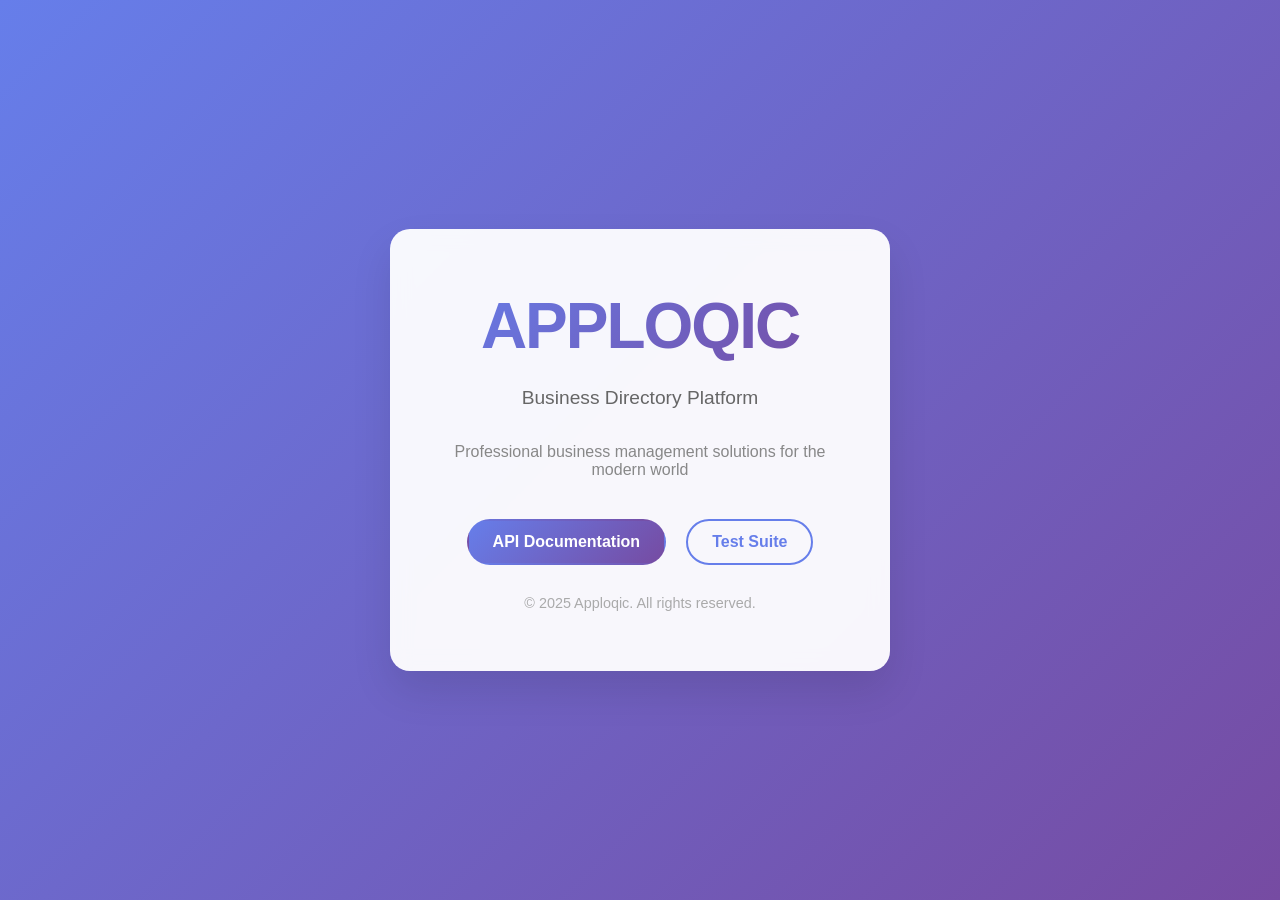
<file: index.html>
<!DOCTYPE html>
<html lang="en">
<head>
    <meta charset="UTF-8">
    <meta name="viewport" content="width=device-width, initial-scale=1.0">
    <title>Apploqic - Business Directory</title>
    <meta name="description" content="Apploqic Business Directory - Professional business management solutions">
    <style>
        * {
            margin: 0;
            padding: 0;
            box-sizing: border-box;
        }
        
        body {
            font-family: 'Segoe UI', Tahoma, Geneva, Verdana, sans-serif;
            background: linear-gradient(135deg, #667eea 0%, #764ba2 100%);
            min-height: 100vh;
            display: flex;
            align-items: center;
            justify-content: center;
        }
        
        .logo-container {
            text-align: center;
            background: rgba(255, 255, 255, 0.95);
            padding: 60px 40px;
            border-radius: 20px;
            box-shadow: 0 20px 40px rgba(0, 0, 0, 0.1);
            backdrop-filter: blur(10px);
            max-width: 500px;
            animation: fadeInUp 1s ease-out;
        }
        
        @keyframes fadeInUp {
            from {
                opacity: 0;
                transform: translateY(30px);
            }
            to {
                opacity: 1;
                transform: translateY(0);
            }
        }
        
        .logo {
            font-size: 4rem;
            font-weight: 700;
            background: linear-gradient(135deg, #667eea 0%, #764ba2 100%);
            -webkit-background-clip: text;
            -webkit-text-fill-color: transparent;
            background-clip: text;
            margin-bottom: 20px;
            letter-spacing: -2px;
        }
        
        .tagline {
            font-size: 1.2rem;
            color: #666;
            margin-bottom: 30px;
            line-height: 1.6;
        }
        
        .subtitle {
            font-size: 1rem;
            color: #888;
            margin-bottom: 40px;
        }
        
        .links {
            display: flex;
            gap: 20px;
            justify-content: center;
            flex-wrap: wrap;
        }
        
        .link-btn {
            padding: 12px 24px;
            text-decoration: none;
            border-radius: 25px;
            font-weight: 600;
            transition: all 0.3s ease;
            border: 2px solid transparent;
        }
        
        .primary-btn {
            background: linear-gradient(135deg, #667eea 0%, #764ba2 100%);
            color: white;
        }
        
        .primary-btn:hover {
            transform: translateY(-2px);
            box-shadow: 0 10px 20px rgba(102, 126, 234, 0.4);
        }
        
        .secondary-btn {
            background: transparent;
            color: #667eea;
            border-color: #667eea;
        }
        
        .secondary-btn:hover {
            background: #667eea;
            color: white;
            transform: translateY(-2px);
        }
        
        .footer-text {
            margin-top: 30px;
            font-size: 0.9rem;
            color: #aaa;
        }
        
        @media (max-width: 600px) {
            .logo-container {
                margin: 20px;
                padding: 40px 30px;
            }
            
            .logo {
                font-size: 3rem;
            }
            
            .links {
                flex-direction: column;
                align-items: center;
            }
            
            .link-btn {
                width: 200px;
                text-align: center;
            }
        }
    </style>
</head>
<body>
    <div class="logo-container">
        <div class="logo">APPLOQIC</div>
        <div class="tagline">Business Directory Platform</div>
        <div class="subtitle">Professional business management solutions for the modern world</div>
        
        <div class="links">
            <a href="documentation/interactive-api-docs.html" class="link-btn primary-btn">API Documentation</a>
            <a href="test/run-tests.html" class="link-btn secondary-btn">Test Suite</a>
        </div>
        
        <div class="footer-text">
            &copy; 2025 Apploqic. All rights reserved.
        </div>
    </div>
</body>
</html>
</file>
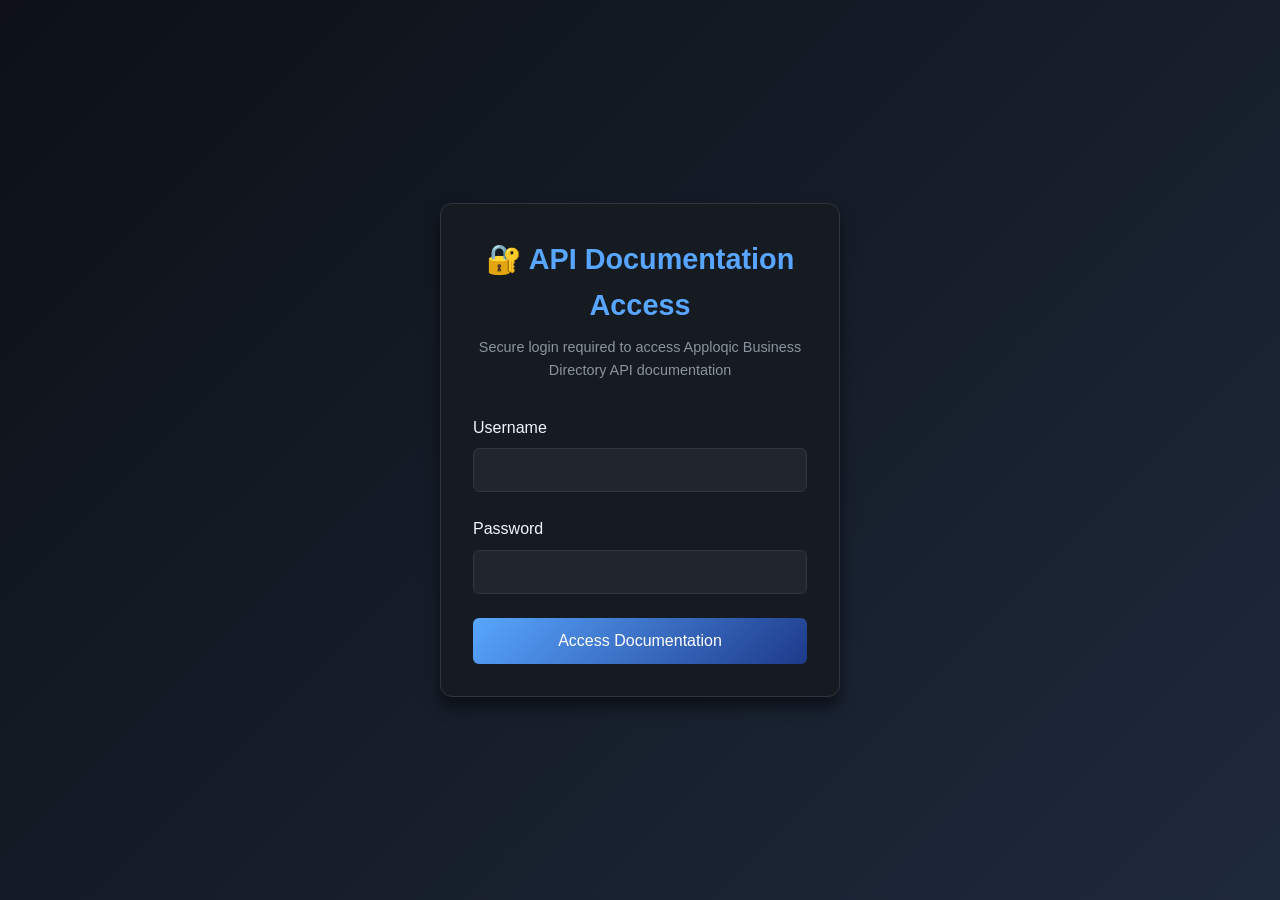
<file: documentation/interactive-api-docs.html>
<!DOCTYPE html>
<html lang="en">
<head>
    <meta charset="UTF-8">
    <meta name="viewport" content="width=device-width, initial-scale=1.0">
    <title>Apploqic Business Directory API - Interactive Documentation</title>
    <meta name="description" content="Secure Interactive API Documentation for Apploqic Business Directory">
    <link rel="icon" type="image/webp" href="assets/apploqic-logo.webp">
    <link rel="stylesheet" href="css/interactive-docs.css">
</head>
<body>
    <!-- Login Screen -->
    <div id="loginContainer" class="login-container">
        <div class="login-box">
            <div class="login-header">
                <h1>🔐 API Documentation Access</h1>
                <p>Secure login required to access Apploqic Business Directory API documentation</p>
            </div>
            <form id="loginForm">
                <div class="form-group">
                    <label for="username">Username</label>
                    <input type="text" id="username" name="username" required autocomplete="username">
                </div>
                <div class="form-group">
                    <label for="password">Password</label>
                    <input type="password" id="password" name="password" required autocomplete="current-password">
                </div>
                <button type="submit" class="login-btn">Access Documentation</button>
                <div id="errorMessage" class="error-message"></div>
            </form>
        </div>
    </div>

    <!-- Main Documentation Interface -->
    <div id="mainContainer" class="main-container">
        <header class="header">
            <div class="header-content">
                <div class="logo-section">
                    <div class="logo">A</div>
                    <h1 class="header-title">Apploqic Business Directory API</h1>
                </div>
                <div class="header-actions">
                    <select id="versionFilter" class="version-filter">
                        <option value="v1">API Version 1.0</option>
                        <option value="v2" disabled>API Version 2.0 (Coming Soon)</option>
                    </select>
                    <button id="logoutBtn" class="logout-btn">Logout</button>
                </div>
            </div>
        </header>

        <div class="content">
            <aside class="sidebar">
                <h3>📚 API Endpoints</h3>
                <div style="margin-bottom: 15px; font-size: 12px; color: #666;">
                    <div><span style="color: #28a745;">🟢 Client</span> - Open access</div>
                    <div><span style="color: #ffc107;">🟡 Admin</span> - Requires admin role</div>
                </div>
                <ul class="endpoint-list">
                    <li class="endpoint-item">
                        <a href="#" class="endpoint-link" data-endpoint="overview">
                            <span class="method-tag method-get">INFO</span>
                            API Overview
                        </a>
                    </li>
                    <li class="endpoint-item">
                        <a href="#" class="endpoint-link" data-endpoint="business-index">
                            <span class="method-tag method-get">GET</span>
                            <span style="color: #28a745;">🟢</span> /api/v1/business
                        </a>
                    </li>
                    <li class="endpoint-item">
                        <a href="#" class="endpoint-link" data-endpoint="business-show">
                            <span class="method-tag method-get">GET</span>
                            <span style="color: #28a745;">🟢</span> /api/v1/business/{id}
                        </a>
                    </li>
                    <li class="endpoint-item">
                        <a href="#" class="endpoint-link" data-endpoint="business-search">
                            <span class="method-tag method-get">GET</span>
                            <span style="color: #28a745;">🟢</span> /api/v1/search
                        </a>
                    </li>
                    <li class="endpoint-item">
                        <a href="#" class="endpoint-link" data-endpoint="business-store">
                            <span class="method-tag method-post">POST</span>
                            <span style="color: #ffc107;">🟡</span> /api/v1/business
                        </a>
                    </li>
                    <li class="endpoint-item">
                        <a href="#" class="endpoint-link" data-endpoint="business-update">
                            <span class="method-tag method-put">PUT</span>
                            <span style="color: #ffc107;">🟡</span> /api/v1/business
                        </a>
                    </li>
                    <li class="endpoint-item">
                        <a href="#" class="endpoint-link" data-endpoint="business-delete">
                            <span class="method-tag method-delete">DELETE</span>
                            <span style="color: #ffc107;">🟡</span> /api/v1/business
                        </a>
                    </li>
                    <li class="endpoint-item">
                        <a href="#" class="endpoint-link" data-endpoint="analytics">
                            <span class="method-tag method-get">GET</span>
                            <span style="color: #ffc107;">🟡</span> /api/v1/analytics
                        </a>
                    </li>
                    <li class="endpoint-item">
                        <a href="#" class="endpoint-link" data-endpoint="reactivate">
                            <span class="method-tag method-put">PUT</span>
                            <span style="color: #ffc107;">🟡</span> /api/v1/reactivate/{id}
                        </a>
                    </li>
                </ul>
            </aside>

            <main class="main-content">
                <!-- Welcome/Overview Section -->
                <div id="overview" class="endpoint-details active">
                    <div class="welcome-message">
                        <h2>🎉 Welcome to Apploqic API Documentation!</h2>
                        <p>You have successfully authenticated and now have access to our comprehensive Business Directory API documentation.</p>
                        
                        <div class="api-stats">
                            <div class="stat-card">
                                <span class="stat-number">9</span>
                                <div class="stat-label">Available Endpoints</div>
                            </div>
                            <div class="stat-card">
                                <span class="stat-number">v1.0</span>
                                <div class="stat-label">Current Version</div>
                            </div>
                            <div class="stat-card">
                                <span class="stat-number">REST</span>
                                <div class="stat-label">API Type</div>
                            </div>
                            <div class="stat-card">
                                <span class="stat-number">JSON</span>
                                <div class="stat-label">Response Format</div>
                            </div>
                        </div>
                    </div>

                    <div class="section">
                        <h4>🚀 Available Features</h4>
                        <ul style="color: var(--text-secondary); line-height: 2;">
                            <li>✅ Complete CRUD operations for business listings</li>
                            <li>✅ Enhanced search with multiple filters (v1.1.0)</li>
                            <li>✅ Pagination support for large datasets</li>
                            <li>✅ 30-day expiry tracking system (v1.1.0)</li>
                            <li>✅ Image URL generation for production</li>
                            <li>✅ Status management (active/inactive)</li>
                            <li>✅ Featured business highlighting</li>
                            <li>✅ Business reactivation with expiry renewal</li>
                            <li>✅ Analytics and statistics (admin only)</li>
                            <li>✅ Category-based filtering</li>
                            <li>✅ Empty search shows all businesses</li>
                            <li>✅ Live API testing interface</li>
                        </ul>
                    </div>

                    <div class="section">
                        <h4>📝 Recent Updates & Patches</h4>
                        <div style="background: var(--bg-tertiary); padding: 1rem; border-radius: 6px; border-left: 4px solid var(--accent-green);">
                            <strong>Version 1.1.0 - Enhanced Interactive</strong><br>
                            <small style="color: var(--text-secondary);">Released: November 2024</small>
                            <ul style="margin-top: 0.5rem; color: var(--text-secondary);">
                                <li>Added live API testing interface with real responses</li>
                                <li>Enhanced search functionality with expiry tracking</li>
                                <li>Implemented 30-day automatic expiry system</li>
                                <li>Added business reactivation with expiry renewal</li>
                                <li>Improved analytics endpoint with admin access control</li>
                                <li>Enhanced image URL handling for production environments</li>
                                <li>Added comprehensive error handling and validation</li>
                                <li>Separated CSS and JavaScript for better maintainability</li>
                            </ul>
                        </div>
                    </div>
                </div>

                <!-- Business Index Endpoint -->
                <div id="business-index" class="endpoint-details">
                    <div class="endpoint-header">
                        <span class="method-tag method-get">GET</span>
                        <h3 class="endpoint-title">Get All Businesses</h3>
                        <span style="background: #28a745; color: white; padding: 4px 8px; border-radius: 12px; font-size: 11px; font-weight: bold;">🟢 CLIENT ACCESS</span>
                    </div>
                    
                    <div class="endpoint-url">GET /api/v1/business</div>
                    
                    <div class="section">
                        <h4>🔐 Access Level</h4>
                        <p><strong>Client Access:</strong> This endpoint is open for all users. No authentication required at API level (handled by frontend).</p>
                    </div>

                    <div class="section">
                        <h4>📋 Description</h4>
                        <p>Retrieve a paginated list of all business listings with optional filtering capabilities.</p>
                    </div>

                    <div class="section">
                        <h4>🔧 Query Parameters</h4>
                        <table class="params-table">
                            <thead>
                                <tr>
                                    <th>Parameter</th>
                                    <th>Type</th>
                                    <th>Required</th>
                                    <th>Description</th>
                                </tr>
                            </thead>
                            <tbody>
                                <tr>
                                    <td>page</td>
                                    <td>integer</td>
                                    <td>No</td>
                                    <td>Page number for pagination (default: 1)</td>
                                </tr>
                                <tr>
                                    <td>category</td>
                                    <td>string</td>
                                    <td>No</td>
                                    <td>Filter by business category</td>
                                </tr>
                                <tr>
                                    <td>featured</td>
                                    <td>boolean</td>
                                    <td>No</td>
                                    <td>Filter featured businesses (1 or 0)</td>
                                </tr>
                                <tr>
                                    <td>status</td>
                                    <td>string</td>
                                    <td>No</td>
                                    <td>Filter by status: "active" or "inactive" (default: active)</td>
                                </tr>
                            </tbody>
                        </table>
                    </div>

                    <div class="section">
                        <h4>🧪 API Tester</h4>
                        <div class="api-tester">
                            <h5>Test this endpoint with live data</h5>
                            <form id="test-form-business-index" class="test-form">
                                <div class="test-input-group">
                                    <label for="param-business-index-page">page (integer) - Optional</label>
                                    <input type="number" id="param-business-index-page" name="page" placeholder="Page number for pagination (default: 1)" min="1">
                                    <small>Page number for pagination (default: 1)</small>
                                </div>
                                <div class="test-input-group">
                                    <label for="param-business-index-category">category (string) - Optional</label>
                                    <input type="text" id="param-business-index-category" name="category" placeholder="e.g., restaurant, retail, service">
                                    <small>Filter by business category</small>
                                </div>
                                <div class="test-input-group">
                                    <label for="param-business-index-featured">featured (boolean) - Optional</label>
                                    <select id="param-business-index-featured" name="featured">
                                        <option value="">-- Select --</option>
                                        <option value="1">Yes (1)</option>
                                        <option value="0">No (0)</option>
                                    </select>
                                    <small>Filter featured businesses (1 or 0)</small>
                                </div>
                                <div class="test-input-group">
                                    <label for="param-business-index-status">status (string) - Optional</label>
                                    <select id="param-business-index-status" name="status">
                                        <option value="">-- Select --</option>
                                        <option value="active" selected>Active</option>
                                        <option value="inactive">Inactive</option>
                                    </select>
                                    <small>Filter by status: "active" or "inactive" (default: active)</small>
                                </div>
                                <div style="display: flex; gap: 0.5rem;">
                                    <button type="submit" class="test-btn" id="test-btn-business-index">
                                        <span class="btn-text">Send Request</span>
                                    </button>
                                    <button type="button" class="test-btn clear-btn" onclick="clearBusinessIndexForm()">
                                        Clear
                                    </button>
                                </div>
                            </form>
                            <div id="response-container-business-index" class="response-container" style="display: none;">
                                <div class="response-header">
                                    <div>
                                        <span id="response-status-business-index" class="response-status"></span>
                                    </div>
                                    <div id="response-time-business-index" class="response-time"></div>
                                </div>
                                <div id="response-body-business-index" class="response-body"></div>
                            </div>
                        </div>
                    </div>

                    <div class="section">
                        <h4>📤 Response Example</h4>
                        <pre class="response-example">{
  "status": "success",
  "data": [
    {
      "id": 1,
      "business_name": "Sample Restaurant",
      "business_contact": "123-456-7890",
      "business_description": "Great food and atmosphere",
      "business_category": "restaurant",
      "business_img_url": "https://example.com/images/sample.jpg",
      "status": 1,
      "is_featured": 1,
      "created_at": "2024-11-01 10:00:00",
      "expiry_date": "2024-12-01 10:00:00"
    }
  ],
  "pagination": {
    "current_page": 1,
    "per_page": 10,
    "total": 25,
    "total_pages": 3
  },
  "filters_applied": {
    "category": "",
    "status": "active",
    "featured": null
  },
  "api_version": "v1"
}</pre>
                    </div>
                </div>

                <!-- Additional endpoint details will be dynamically loaded -->
                
            </main>
        </div>
    </div>

    <script src="js/interactive-docs.js?v=20241110-3"></script>
    <script>
        // Standalone business index form handler - completely independent
        document.addEventListener('DOMContentLoaded', function() {
            console.log('DOM loaded, setting up business index form');
            
            // Define our own base API URL function
            function getBaseApiUrl() {
                const hostname = window.location.hostname;
                if (hostname === 'localhost' || hostname === '127.0.0.1') {
                    return window.location.origin + '/Apploqic_Business_Directory';
                }
                return window.location.origin;
            }
            
            // Wait a bit for page to fully load
            setTimeout(() => {
                const form = document.getElementById('test-form-business-index');
                if (form) {
                    console.log('Business index form found, binding event listener');
                    
                    form.addEventListener('submit', async function(e) {
                        e.preventDefault();
                        e.stopPropagation();
                        
                        console.log('Form submitted - testing business-index endpoint');
                        
                        // Get form elements
                        const testBtn = document.getElementById('test-btn-business-index');
                        const responseContainer = document.getElementById('response-container-business-index');
                        const responseStatus = document.getElementById('response-status-business-index');
                        const responseTime = document.getElementById('response-time-business-index');
                        const responseBody = document.getElementById('response-body-business-index');
                        
                        if (!testBtn || !responseContainer) {
                            console.error('Required elements not found');
                            console.log('testBtn:', testBtn, 'responseContainer:', responseContainer);
                            return false;
                        }
                        
                        // Show loading state
                        testBtn.disabled = true;
                        testBtn.innerHTML = '<span class="loading-spinner"></span>Sending...';
                        responseContainer.style.display = 'none';
                        
                        try {
                            const startTime = Date.now();
                            const formData = new FormData(e.target);
                            
                            // Build URL with query parameters
                            const baseUrl = getBaseApiUrl();
                            let url = `${baseUrl}/index.php?endpoint=business`;
                            const params = new URLSearchParams();
                            
                            for (const [key, value] of formData.entries()) {
                                if (value && value.trim() !== '') {
                                    params.append(key, value);
                                }
                            }
                            
                            if (params.toString()) {
                                url += `&${params.toString()}`;
                            }
                            
                            console.log('Making request to:', url);
                            console.log('Base URL:', baseUrl);
                            
                            const response = await fetch(url, {
                                method: 'GET',
                                headers: {
                                    'Accept': 'application/json',
                                    'Content-Type': 'application/json'
                                }
                            });
                            
                            const endTime = Date.now();
                            console.log('Response received:', response.status, response.statusText);
                            
                            // Show response
                            responseContainer.style.display = 'block';
                            responseStatus.textContent = `${response.status} ${response.statusText}`;
                            responseStatus.className = `response-status ${response.ok ? 'status-success' : 'status-error'}`;
                            responseTime.textContent = `${endTime - startTime}ms`;
                            
                            const responseText = await response.text();
                            let formattedResponse;
                            
                            try {
                                const jsonData = JSON.parse(responseText);
                                formattedResponse = JSON.stringify(jsonData, null, 2);
                            } catch (parseError) {
                                console.warn('Response is not valid JSON:', parseError);
                                formattedResponse = responseText;
                            }
                            
                            responseBody.textContent = formattedResponse;
                            console.log('Response displayed successfully');
                            
                        } catch (error) {
                            console.error('API request failed:', error);
                            responseContainer.style.display = 'block';
                            responseStatus.textContent = 'Network Error';
                            responseStatus.className = 'response-status status-error';
                            responseTime.textContent = 'Failed';
                            responseBody.textContent = `Error: ${error.message}`;
                        } finally {
                            // Reset button state
                            testBtn.disabled = false;
                            testBtn.innerHTML = '<span class="btn-text">Send Request</span>';
                        }
                        
                        return false; // Prevent any default behavior
                    });
                    
                    console.log('Form event listener bound successfully');
                } else {
                    console.error('Business index form not found');
                    console.log('Available forms:', document.querySelectorAll('form'));
                }
            }, 2000); // Increased delay even more
        });
        
        // Custom clear function for the static form
        function clearBusinessIndexForm() {
            const form = document.getElementById('test-form-business-index');
            if (form) {
                form.reset();
                const responseContainer = document.getElementById('response-container-business-index');
                if (responseContainer) {
                    responseContainer.style.display = 'none';
                }
                console.log('Form cleared');
            }
        }
    </script>
</body>
</html>
</file>
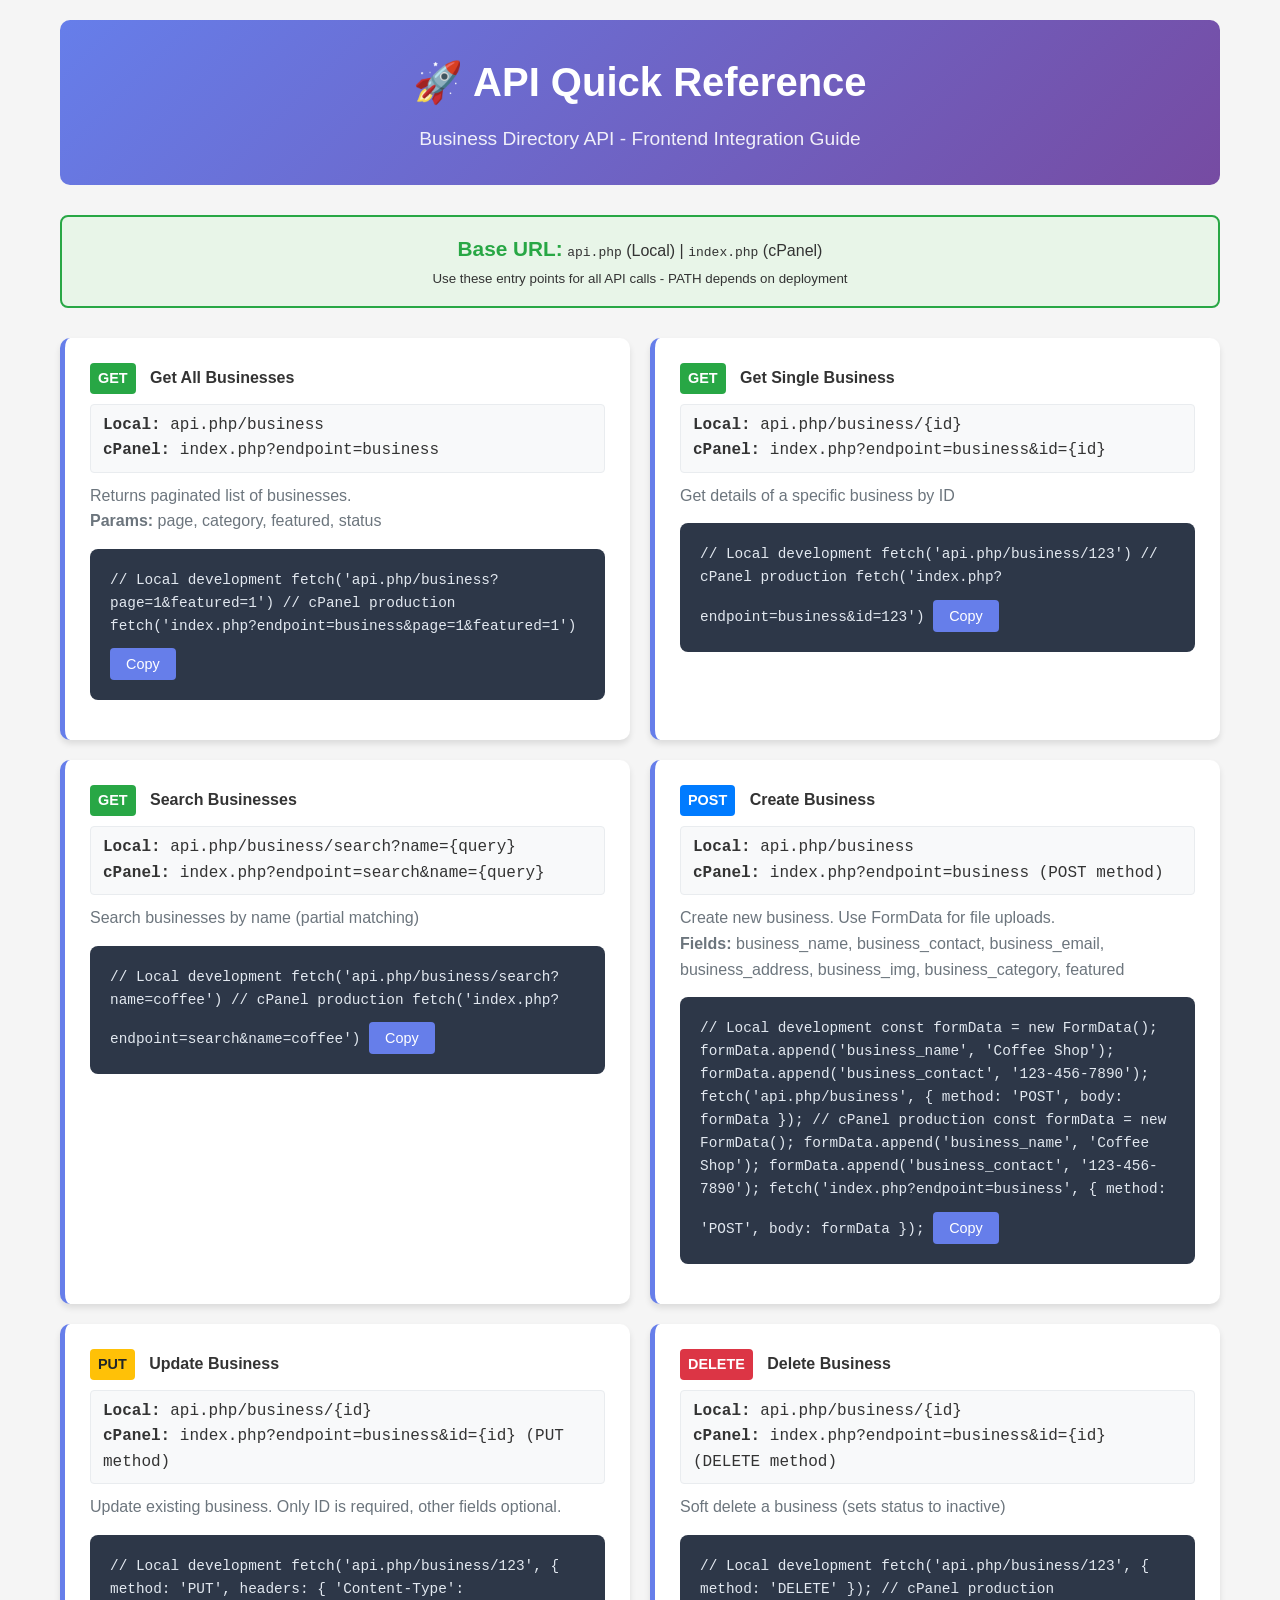
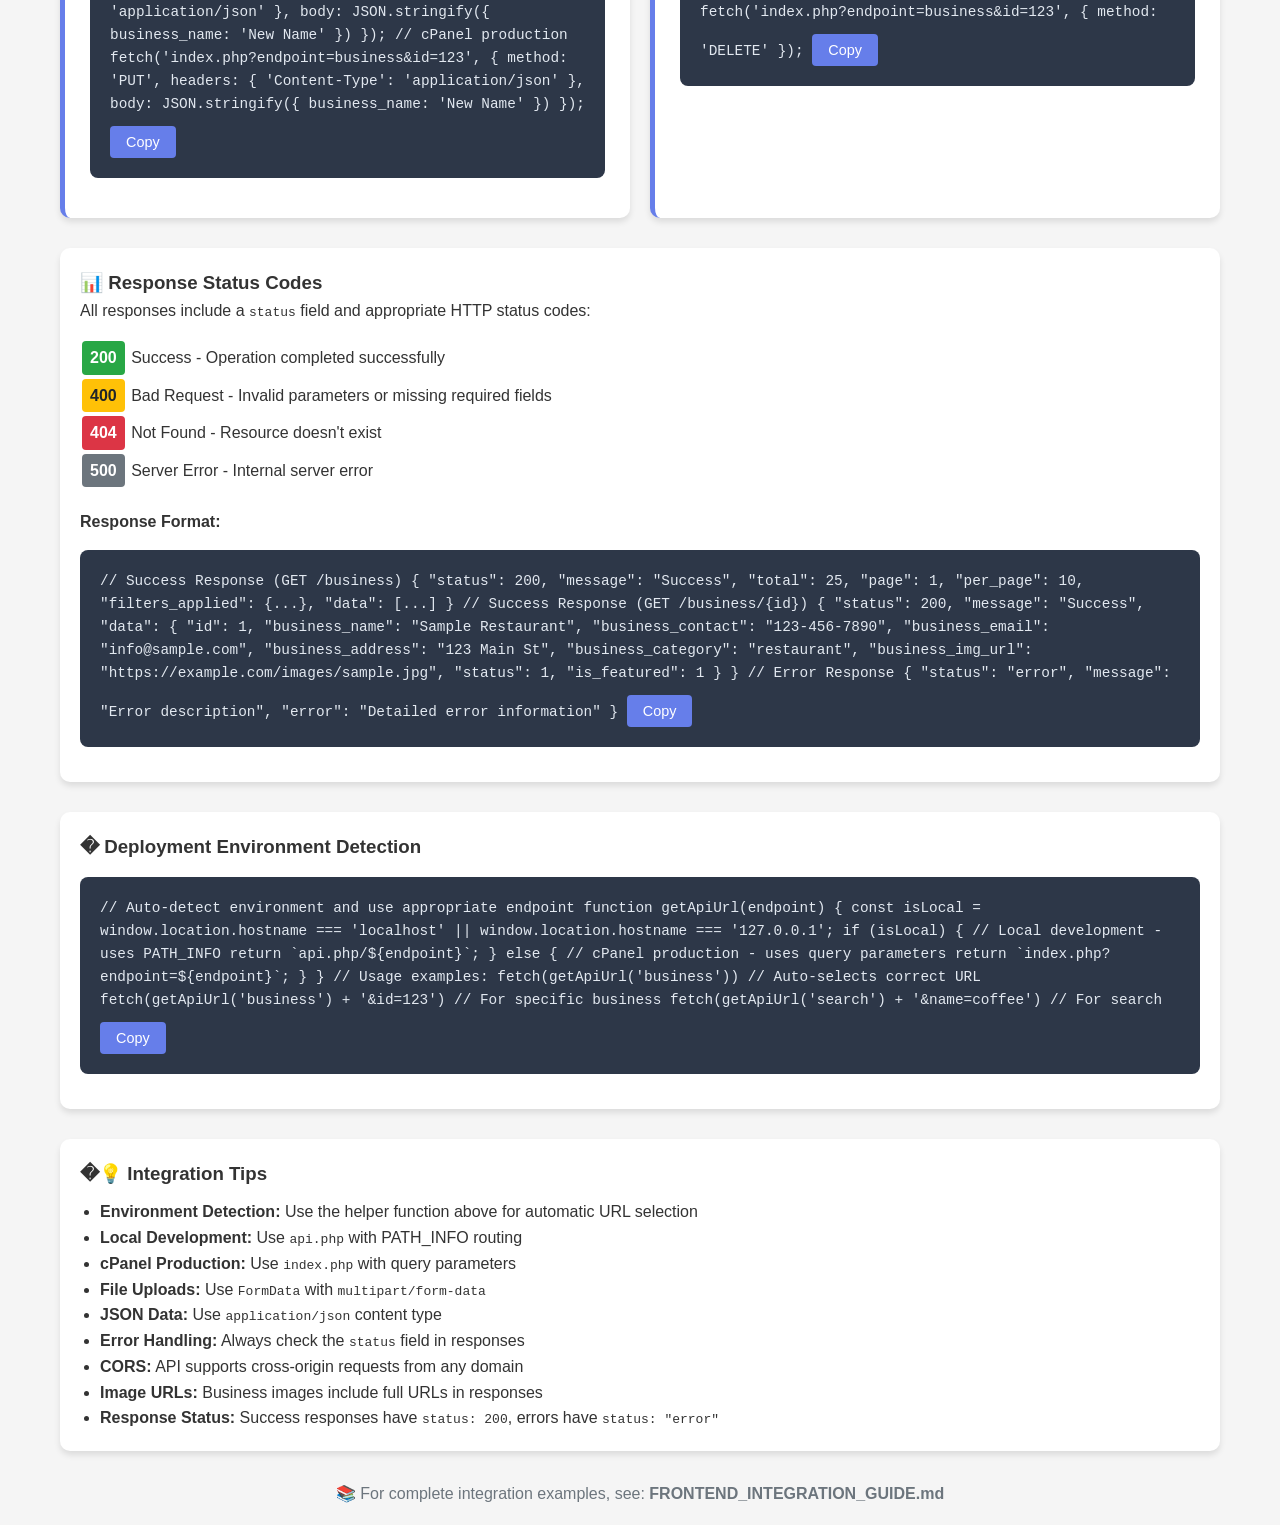
<file: public/api-reference.html>
<!DOCTYPE html>
<html lang="en">
<head>
    <meta charset="UTF-8">
    <meta name="viewport" content="width=device-width, initial-scale=1.0">
    <title>API Quick Reference - Business Directory</title>
    <style>
        * {
            margin: 0;
            padding: 0;
            box-sizing: border-box;
        }
        
        body {
            font-family: 'Segoe UI', Tahoma, Geneva, Verdana, sans-serif;
            background: #f5f5f5;
            color: #333;
            line-height: 1.6;
        }
        
        .container {
            max-width: 1200px;
            margin: 0 auto;
            padding: 20px;
        }
        
        .header {
            background: linear-gradient(135deg, #667eea 0%, #764ba2 100%);
            color: white;
            padding: 30px;
            border-radius: 10px;
            margin-bottom: 30px;
            text-align: center;
        }
        
        .header h1 {
            font-size: 2.5rem;
            margin-bottom: 10px;
        }
        
        .header p {
            font-size: 1.2rem;
            opacity: 0.9;
        }
        
        .endpoint-grid {
            display: grid;
            grid-template-columns: repeat(auto-fit, minmax(400px, 1fr));
            gap: 20px;
            margin-bottom: 30px;
        }
        
        .endpoint-card {
            background: white;
            border-radius: 10px;
            padding: 25px;
            box-shadow: 0 4px 6px rgba(0, 0, 0, 0.1);
            border-left: 5px solid #667eea;
        }
        
        .method {
            display: inline-block;
            padding: 4px 8px;
            border-radius: 4px;
            font-weight: bold;
            font-size: 0.9rem;
            margin-right: 10px;
        }
        
        .get { background: #28a745; color: white; }
        .post { background: #007bff; color: white; }
        .put { background: #ffc107; color: #212529; }
        .delete { background: #dc3545; color: white; }
        
        .endpoint {
            font-family: 'Courier New', monospace;
            background: #f8f9fa;
            padding: 8px 12px;
            border-radius: 4px;
            margin: 10px 0;
            border: 1px solid #e9ecef;
        }
        
        .description {
            color: #6c757d;
            margin-top: 10px;
        }
        
        .base-url {
            background: #e8f5e8;
            border: 2px solid #28a745;
            padding: 15px;
            border-radius: 8px;
            margin-bottom: 30px;
            text-align: center;
        }
        
        .base-url strong {
            color: #28a745;
            font-size: 1.3rem;
        }
        
        .example-code {
            background: #2d3748;
            color: #e2e8f0;
            padding: 20px;
            border-radius: 8px;
            margin: 15px 0;
            overflow-x: auto;
            font-family: 'Courier New', monospace;
            font-size: 0.9rem;
        }
        
        .copy-btn {
            background: #667eea;
            color: white;
            border: none;
            padding: 8px 16px;
            border-radius: 4px;
            cursor: pointer;
            font-size: 0.9rem;
            margin-top: 10px;
        }
        
        .copy-btn:hover {
            background: #5a6fd8;
        }
        
        .status-codes {
            background: white;
            padding: 20px;
            border-radius: 10px;
            box-shadow: 0 4px 6px rgba(0, 0, 0, 0.1);
            margin-top: 30px;
        }
        
        .status-code {
            display: inline-block;
            padding: 4px 8px;
            border-radius: 4px;
            color: white;
            font-weight: bold;
            margin: 2px;
        }
        
        .code-200 { background: #28a745; }
        .code-400 { background: #ffc107; color: #212529; }
        .code-404 { background: #dc3545; }
        .code-500 { background: #6c757d; }
    </style>
</head>
<body>
    <div class="container">
        <div class="header">
            <h1>🚀 API Quick Reference</h1>
            <p>Business Directory API - Frontend Integration Guide</p>
        </div>
        
        <div class="base-url">
            <strong>Base URL:</strong> <code>api.php</code> (Local) | <code>index.php</code> (cPanel)<br>
            <small>Use these entry points for all API calls - PATH depends on deployment</small>
        </div>
        
        <div class="endpoint-grid">
            <div class="endpoint-card">
                <span class="method get">GET</span>
                <strong>Get All Businesses</strong>
                <div class="endpoint">
                    <strong>Local:</strong> api.php/business<br>
                    <strong>cPanel:</strong> index.php?endpoint=business
                </div>
                <div class="description">
                    Returns paginated list of businesses. 
                    <br><strong>Params:</strong> page, category, featured, status
                </div>
                <div class="example-code">
// Local development
fetch('api.php/business?page=1&featured=1')

// cPanel production
fetch('index.php?endpoint=business&page=1&featured=1')
                </div>
            </div>
            
            <div class="endpoint-card">
                <span class="method get">GET</span>
                <strong>Get Single Business</strong>
                <div class="endpoint">
                    <strong>Local:</strong> api.php/business/{id}<br>
                    <strong>cPanel:</strong> index.php?endpoint=business&id={id}
                </div>
                <div class="description">Get details of a specific business by ID</div>
                <div class="example-code">
// Local development
fetch('api.php/business/123')

// cPanel production  
fetch('index.php?endpoint=business&id=123')
                </div>
            </div>
            
            <div class="endpoint-card">
                <span class="method get">GET</span>
                <strong>Search Businesses</strong>
                <div class="endpoint">
                    <strong>Local:</strong> api.php/business/search?name={query}<br>
                    <strong>cPanel:</strong> index.php?endpoint=search&name={query}
                </div>
                <div class="description">Search businesses by name (partial matching)</div>
                <div class="example-code">
// Local development
fetch('api.php/business/search?name=coffee')

// cPanel production
fetch('index.php?endpoint=search&name=coffee')
                </div>
            </div>
            
            <div class="endpoint-card">
                <span class="method post">POST</span>
                <strong>Create Business</strong>
                <div class="endpoint">
                    <strong>Local:</strong> api.php/business<br>
                    <strong>cPanel:</strong> index.php?endpoint=business (POST method)
                </div>
                <div class="description">
                    Create new business. Use FormData for file uploads.
                    <br><strong>Fields:</strong> business_name, business_contact, business_email, business_address, business_img, business_category, featured
                </div>
                <div class="example-code">
// Local development
const formData = new FormData();
formData.append('business_name', 'Coffee Shop');
formData.append('business_contact', '123-456-7890');
fetch('api.php/business', {
    method: 'POST',
    body: formData
});

// cPanel production
const formData = new FormData();
formData.append('business_name', 'Coffee Shop');
formData.append('business_contact', '123-456-7890');
fetch('index.php?endpoint=business', {
    method: 'POST',
    body: formData
});
                </div>
            </div>
            
            <div class="endpoint-card">
                <span class="method put">PUT</span>
                <strong>Update Business</strong>
                <div class="endpoint">
                    <strong>Local:</strong> api.php/business/{id}<br>
                    <strong>cPanel:</strong> index.php?endpoint=business&id={id} (PUT method)
                </div>
                <div class="description">Update existing business. Only ID is required, other fields optional.</div>
                <div class="example-code">
// Local development
fetch('api.php/business/123', {
    method: 'PUT',
    headers: { 'Content-Type': 'application/json' },
    body: JSON.stringify({ business_name: 'New Name' })
});

// cPanel production
fetch('index.php?endpoint=business&id=123', {
    method: 'PUT',
    headers: { 'Content-Type': 'application/json' },
    body: JSON.stringify({ business_name: 'New Name' })
});
                </div>
            </div>
            
            <div class="endpoint-card">
                <span class="method delete">DELETE</span>
                <strong>Delete Business</strong>
                <div class="endpoint">
                    <strong>Local:</strong> api.php/business/{id}<br>
                    <strong>cPanel:</strong> index.php?endpoint=business&id={id} (DELETE method)
                </div>
                <div class="description">Soft delete a business (sets status to inactive)</div>
                <div class="example-code">
// Local development
fetch('api.php/business/123', {
    method: 'DELETE'
});

// cPanel production
fetch('index.php?endpoint=business&id=123', {
    method: 'DELETE'
});
                </div>
            </div>
        </div>
        
        <div class="status-codes">
            <h3>📊 Response Status Codes</h3>
            <p style="margin-bottom: 15px;">All responses include a <code>status</code> field and appropriate HTTP status codes:</p>
            <span class="status-code code-200">200</span> Success - Operation completed successfully<br>
            <span class="status-code code-400">400</span> Bad Request - Invalid parameters or missing required fields<br>
            <span class="status-code code-404">404</span> Not Found - Resource doesn't exist<br>
            <span class="status-code code-500">500</span> Server Error - Internal server error
            
            <h4 style="margin-top: 20px;">Response Format:</h4>
            <div class="example-code">
// Success Response (GET /business)
{
  "status": 200,
  "message": "Success",
  "total": 25,
  "page": 1,
  "per_page": 10,
  "filters_applied": {...},
  "data": [...]
}

// Success Response (GET /business/{id})
{
  "status": 200,
  "message": "Success", 
  "data": {
    "id": 1,
    "business_name": "Sample Restaurant",
    "business_contact": "123-456-7890",
    "business_email": "info@sample.com",
    "business_address": "123 Main St",
    "business_category": "restaurant",
    "business_img_url": "https://example.com/images/sample.jpg",
    "status": 1,
    "is_featured": 1
  }
}

// Error Response  
{
  "status": "error",
  "message": "Error description",
  "error": "Detailed error information"
}
            </div>
        </div>
        
        <div style="background: white; padding: 20px; border-radius: 10px; box-shadow: 0 4px 6px rgba(0, 0, 0, 0.1); margin-top: 30px;">
            <h3>� Deployment Environment Detection</h3>
            <div class="example-code">
// Auto-detect environment and use appropriate endpoint
function getApiUrl(endpoint) {
    const isLocal = window.location.hostname === 'localhost' || 
                   window.location.hostname === '127.0.0.1';
    
    if (isLocal) {
        // Local development - uses PATH_INFO
        return `api.php/${endpoint}`;
    } else {
        // cPanel production - uses query parameters
        return `index.php?endpoint=${endpoint}`;
    }
}

// Usage examples:
fetch(getApiUrl('business'))  // Auto-selects correct URL
fetch(getApiUrl('business') + '&id=123')  // For specific business
fetch(getApiUrl('search') + '&name=coffee')  // For search
            </div>
        </div>
        
        <div style="background: white; padding: 20px; border-radius: 10px; box-shadow: 0 4px 6px rgba(0, 0, 0, 0.1); margin-top: 30px;">
            <h3>�💡 Integration Tips</h3>
            <ul style="margin-left: 20px; margin-top: 10px;">
                <li><strong>Environment Detection:</strong> Use the helper function above for automatic URL selection</li>
                <li><strong>Local Development:</strong> Use <code>api.php</code> with PATH_INFO routing</li>
                <li><strong>cPanel Production:</strong> Use <code>index.php</code> with query parameters</li>
                <li><strong>File Uploads:</strong> Use <code>FormData</code> with <code>multipart/form-data</code></li>
                <li><strong>JSON Data:</strong> Use <code>application/json</code> content type</li>
                <li><strong>Error Handling:</strong> Always check the <code>status</code> field in responses</li>
                <li><strong>CORS:</strong> API supports cross-origin requests from any domain</li>
                <li><strong>Image URLs:</strong> Business images include full URLs in responses</li>
                <li><strong>Response Status:</strong> Success responses have <code>status: 200</code>, errors have <code>status: "error"</code></li>
            </ul>
        </div>
        
        <div style="text-align: center; margin-top: 30px; color: #6c757d;">
            <p>📚 For complete integration examples, see: <strong>FRONTEND_INTEGRATION_GUIDE.md</strong></p>
        </div>
    </div>
    
    <script>
        // Simple copy to clipboard functionality
        document.querySelectorAll('.example-code').forEach(block => {
            const button = document.createElement('button');
            button.className = 'copy-btn';
            button.textContent = 'Copy';
            button.onclick = () => {
                navigator.clipboard.writeText(block.textContent);
                button.textContent = 'Copied!';
                setTimeout(() => button.textContent = 'Copy', 2000);
            };
            block.appendChild(button);
        });
    </script>
</body>
</html>
</file>
<file: documentation/css/interactive-docs.css>
/* Apploqic Business Directory API Documentation - Complete Interactive Theme */

/* CSS Variables and Base Setup */
:root {
    /* Dark Mode Documentation Theme */
    --bg-primary: #0d1117;
    --bg-secondary: #161b22;
    --bg-tertiary: #21262d;
    --bg-overlay: #30363d;
    --border-primary: #30363d;
    --border-secondary: #21262d;
    --text-primary: #f0f6fc;
    --text-secondary: #8b949e;
    --text-muted: #6e7681;
    --accent-blue: #58a6ff;
    --accent-green: #56d364;
    --accent-orange: #f85149;
    --accent-purple: #a5a5ff;
    --navy-primary: #1e3a8a;
    --navy-secondary: #1e293b;
    --shadow-sm: 0 1px 2px rgba(0,0,0,0.3);
    --shadow-md: 0 4px 6px rgba(0,0,0,0.4);
    --shadow-lg: 0 10px 15px rgba(0,0,0,0.5);
}

/* Reset and Base Styles */
* {
    margin: 0;
    padding: 0;
    box-sizing: border-box;
}

body {
    font-family: -apple-system, BlinkMacSystemFont, 'Segoe UI', 'Noto Sans', Helvetica, Arial, sans-serif;
    background: var(--bg-primary);
    color: var(--text-primary);
    line-height: 1.6;
    min-height: 100vh;
}

/* Login Screen Styles */
.login-container {
    display: flex;
    justify-content: center;
    align-items: center;
    min-height: 100vh;
    background: linear-gradient(135deg, var(--bg-primary) 0%, var(--navy-secondary) 100%);
}

.login-box {
    background: var(--bg-secondary);
    border: 1px solid var(--border-primary);
    border-radius: 12px;
    padding: 2rem;
    box-shadow: var(--shadow-lg);
    width: 100%;
    max-width: 400px;
    animation: fadeInUp 0.6s ease-out;
}

.login-header {
    text-align: center;
    margin-bottom: 2rem;
}

.login-header h1 {
    color: var(--accent-blue);
    font-size: 1.8rem;
    margin-bottom: 0.5rem;
}

.login-header p {
    color: var(--text-secondary);
    font-size: 0.9rem;
}

.form-group {
    margin-bottom: 1.5rem;
}

.form-group label {
    display: block;
    margin-bottom: 0.5rem;
    color: var(--text-primary);
    font-weight: 500;
}

.form-group input {
    width: 100%;
    padding: 0.75rem;
    background: var(--bg-tertiary);
    border: 1px solid var(--border-primary);
    border-radius: 6px;
    color: var(--text-primary);
    font-size: 1rem;
    transition: all 0.3s ease;
}

.form-group input:focus {
    outline: none;
    border-color: var(--accent-blue);
    box-shadow: 0 0 0 3px rgba(88, 166, 255, 0.1);
}

.login-btn {
    width: 100%;
    padding: 0.875rem;
    background: linear-gradient(135deg, var(--accent-blue), var(--navy-primary));
    color: white;
    border: none;
    border-radius: 6px;
    font-size: 1rem;
    font-weight: 500;
    cursor: pointer;
    transition: all 0.3s ease;
}

.login-btn:hover {
    transform: translateY(-1px);
    box-shadow: var(--shadow-md);
}

.login-btn:active {
    transform: translateY(0);
}

.error-message {
    background: rgba(248, 81, 73, 0.1);
    border: 1px solid rgba(248, 81, 73, 0.3);
    color: var(--accent-orange);
    padding: 0.75rem;
    border-radius: 6px;
    margin-top: 1rem;
    text-align: center;
    display: none;
}

/* Main Documentation Interface */
.main-container {
    display: none;
    min-height: 100vh;
}

.header {
    background: var(--bg-secondary);
    border-bottom: 1px solid var(--border-primary);
    padding: 1rem 2rem;
    position: sticky;
    top: 0;
    z-index: 100;
}

.header-content {
    display: flex;
    justify-content: space-between;
    align-items: center;
    max-width: 1200px;
    margin: 0 auto;
}

.logo-section {
    display: flex;
    align-items: center;
    gap: 1rem;
}

.logo {
    width: 40px;
    height: 40px;
    background: linear-gradient(135deg, var(--accent-blue), var(--navy-primary));
    border-radius: 8px;
    display: flex;
    align-items: center;
    justify-content: center;
    color: white;
    font-weight: bold;
    font-size: 1.2rem;
}

.header-title {
    color: var(--text-primary);
    font-size: 1.4rem;
    font-weight: 600;
}

.header-actions {
    display: flex;
    align-items: center;
    gap: 1rem;
}

.version-filter {
    padding: 0.5rem 1rem;
    background: var(--bg-tertiary);
    border: 1px solid var(--border-primary);
    border-radius: 6px;
    color: var(--text-primary);
    cursor: pointer;
}

.logout-btn {
    padding: 0.5rem 1rem;
    background: var(--accent-orange);
    color: white;
    border: none;
    border-radius: 6px;
    cursor: pointer;
    font-weight: 500;
    transition: all 0.3s ease;
}

.logout-btn:hover {
    background: #dc2626;
}

.content {
    display: flex;
    max-width: 1200px;
    margin: 0 auto;
    min-height: calc(100vh - 80px);
}

.sidebar {
    width: 300px;
    background: var(--bg-secondary);
    border-right: 1px solid var(--border-primary);
    padding: 1.5rem;
    overflow-y: auto;
}

.sidebar h3 {
    color: var(--accent-blue);
    margin-bottom: 1rem;
    font-size: 1.1rem;
}

.endpoint-list {
    list-style: none;
}

.endpoint-item {
    margin-bottom: 0.5rem;
}

.endpoint-link {
    display: block;
    padding: 0.75rem;
    background: var(--bg-tertiary);
    border: 1px solid var(--border-secondary);
    border-radius: 6px;
    color: var(--text-primary);
    text-decoration: none;
    transition: all 0.3s ease;
    cursor: pointer;
}

.endpoint-link:hover {
    background: var(--bg-overlay);
    border-color: var(--accent-blue);
    transform: translateX(2px);
}

.endpoint-link.active {
    background: rgba(88, 166, 255, 0.1);
    border-color: var(--accent-blue);
}

.method-tag {
    display: inline-block;
    padding: 0.2rem 0.5rem;
    border-radius: 4px;
    font-size: 0.75rem;
    font-weight: 600;
    margin-right: 0.5rem;
}

.method-get { background: var(--accent-green); color: white; }
.method-post { background: var(--accent-blue); color: white; }
.method-put { background: var(--accent-purple); color: white; }
.method-delete { background: var(--accent-orange); color: white; }

.main-content {
    flex: 1;
    padding: 2rem;
    overflow-y: auto;
}

.welcome-message {
    background: linear-gradient(135deg, var(--bg-secondary), var(--bg-tertiary));
    border: 1px solid var(--border-primary);
    border-radius: 12px;
    padding: 2rem;
    margin-bottom: 2rem;
    text-align: center;
}

.welcome-message h2 {
    color: var(--accent-blue);
    font-size: 1.8rem;
    margin-bottom: 1rem;
}

.api-stats {
    display: grid;
    grid-template-columns: repeat(auto-fit, minmax(200px, 1fr));
    gap: 1rem;
    margin-top: 1.5rem;
}

.stat-card {
    background: var(--bg-tertiary);
    border: 1px solid var(--border-primary);
    border-radius: 8px;
    padding: 1.5rem;
    text-align: center;
}

.stat-number {
    font-size: 2rem;
    font-weight: bold;
    color: var(--accent-blue);
    display: block;
}

.stat-label {
    color: var(--text-secondary);
    font-size: 0.9rem;
    margin-top: 0.5rem;
}

.endpoint-details {
    display: none;
    background: var(--bg-secondary);
    border: 1px solid var(--border-primary);
    border-radius: 12px;
    padding: 2rem;
}

.endpoint-details.active {
    display: block;
    animation: fadeInUp 0.4s ease-out;
}

.endpoint-header {
    display: flex;
    align-items: center;
    gap: 1rem;
    margin-bottom: 1.5rem;
    padding-bottom: 1rem;
    border-bottom: 1px solid var(--border-primary);
}

.endpoint-title {
    font-size: 1.5rem;
    color: var(--text-primary);
}

.endpoint-url {
    background: var(--bg-tertiary);
    padding: 1rem;
    border-radius: 6px;
    font-family: 'Courier New', monospace;
    color: var(--accent-green);
    margin-bottom: 1.5rem;
}

.section {
    margin-bottom: 2rem;
}

.section h4 {
    color: var(--accent-blue);
    margin-bottom: 1rem;
    font-size: 1.2rem;
}

.params-table {
    width: 100%;
    border-collapse: collapse;
    background: var(--bg-tertiary);
    border-radius: 6px;
    overflow: hidden;
}

.params-table th,
.params-table td {
    padding: 0.75rem;
    text-align: left;
    border-bottom: 1px solid var(--border-primary);
}

.params-table th {
    background: var(--bg-overlay);
    color: var(--accent-blue);
    font-weight: 600;
}

.response-example {
    background: var(--bg-tertiary);
    border: 1px solid var(--border-primary);
    border-radius: 6px;
    padding: 1rem;
    font-family: 'Courier New', monospace;
    font-size: 0.9rem;
    overflow-x: auto;
}

/* New Interactive API Testing Styles */
.api-tester {
    background: var(--bg-tertiary);
    border: 1px solid var(--border-primary);
    border-radius: 8px;
    padding: 1.5rem;
    margin-top: 1rem;
}

.api-tester h5 {
    color: var(--accent-blue);
    margin-bottom: 1rem;
    font-size: 1.1rem;
}

.test-form {
    display: grid;
    gap: 1rem;
    margin-bottom: 1.5rem;
}

.test-input-group {
    display: flex;
    flex-direction: column;
    gap: 0.5rem;
}

.test-input-group label {
    color: var(--text-secondary);
    font-size: 0.9rem;
    font-weight: 500;
}

.test-input-group input,
.test-input-group select,
.test-input-group textarea {
    padding: 0.5rem;
    background: var(--bg-secondary);
    border: 1px solid var(--border-primary);
    border-radius: 4px;
    color: var(--text-primary);
    font-size: 0.9rem;
}

.test-input-group input:focus,
.test-input-group select:focus,
.test-input-group textarea:focus {
    outline: none;
    border-color: var(--accent-blue);
}

.test-btn {
    padding: 0.75rem 1.5rem;
    background: var(--accent-blue);
    color: white;
    border: none;
    border-radius: 6px;
    cursor: pointer;
    font-weight: 500;
    transition: all 0.3s ease;
    margin-right: 0.5rem;
}

.test-btn:hover {
    background: var(--navy-primary);
    transform: translateY(-1px);
}

.test-btn:disabled {
    background: var(--text-muted);
    cursor: not-allowed;
    transform: none;
}

.clear-btn {
    background: var(--accent-orange);
}

.clear-btn:hover {
    background: #dc2626;
}

.response-container {
    margin-top: 1rem;
}

.response-header {
    display: flex;
    justify-content: space-between;
    align-items: center;
    margin-bottom: 0.5rem;
}

.response-status {
    padding: 0.25rem 0.75rem;
    border-radius: 4px;
    font-size: 0.8rem;
    font-weight: 600;
}

.status-success {
    background: rgba(86, 211, 100, 0.2);
    color: var(--accent-green);
}

.status-error {
    background: rgba(248, 81, 73, 0.2);
    color: var(--accent-orange);
}

.response-time {
    color: var(--text-muted);
    font-size: 0.8rem;
}

.response-body {
    background: var(--bg-secondary);
    border: 1px solid var(--border-primary);
    border-radius: 6px;
    padding: 1rem;
    font-family: 'Courier New', monospace;
    font-size: 0.85rem;
    white-space: pre-wrap;
    max-height: 400px;
    overflow-y: auto;
}

.loading-spinner {
    display: inline-block;
    width: 16px;
    height: 16px;
    border: 2px solid var(--text-muted);
    border-radius: 50%;
    border-top-color: var(--accent-blue);
    animation: spin 1s ease-in-out infinite;
    margin-right: 0.5rem;
}

/* Animations */
@keyframes fadeInUp {
    from {
        opacity: 0;
        transform: translateY(20px);
    }
    to {
        opacity: 1;
        transform: translateY(0);
    }
}

@keyframes spin {
    to {
        transform: rotate(360deg);
    }
}

/* Responsive Design */
@media (max-width: 768px) {
    .content {
        flex-direction: column;
    }
    
    .sidebar {
        width: 100%;
        border-right: none;
        border-bottom: 1px solid var(--border-primary);
    }
    
    .header-content {
        flex-direction: column;
        gap: 1rem;
    }
    
    .test-form {
        grid-template-columns: 1fr;
    }
}

@media (max-width: 480px) {
    .main-content {
        padding: 1rem;
    }
    
    .sidebar {
        padding: 1rem;
    }
    
    .login-box {
        margin: 1rem;
        padding: 1.5rem;
    }
}

/* Code syntax highlighting */
.json-key {
    color: var(--accent-blue);
}

.json-string {
    color: var(--accent-green);
}

.json-number {
    color: var(--accent-purple);
}

.json-boolean {
    color: var(--accent-orange);
}

.json-null {
    color: var(--text-muted);
}
</file>
